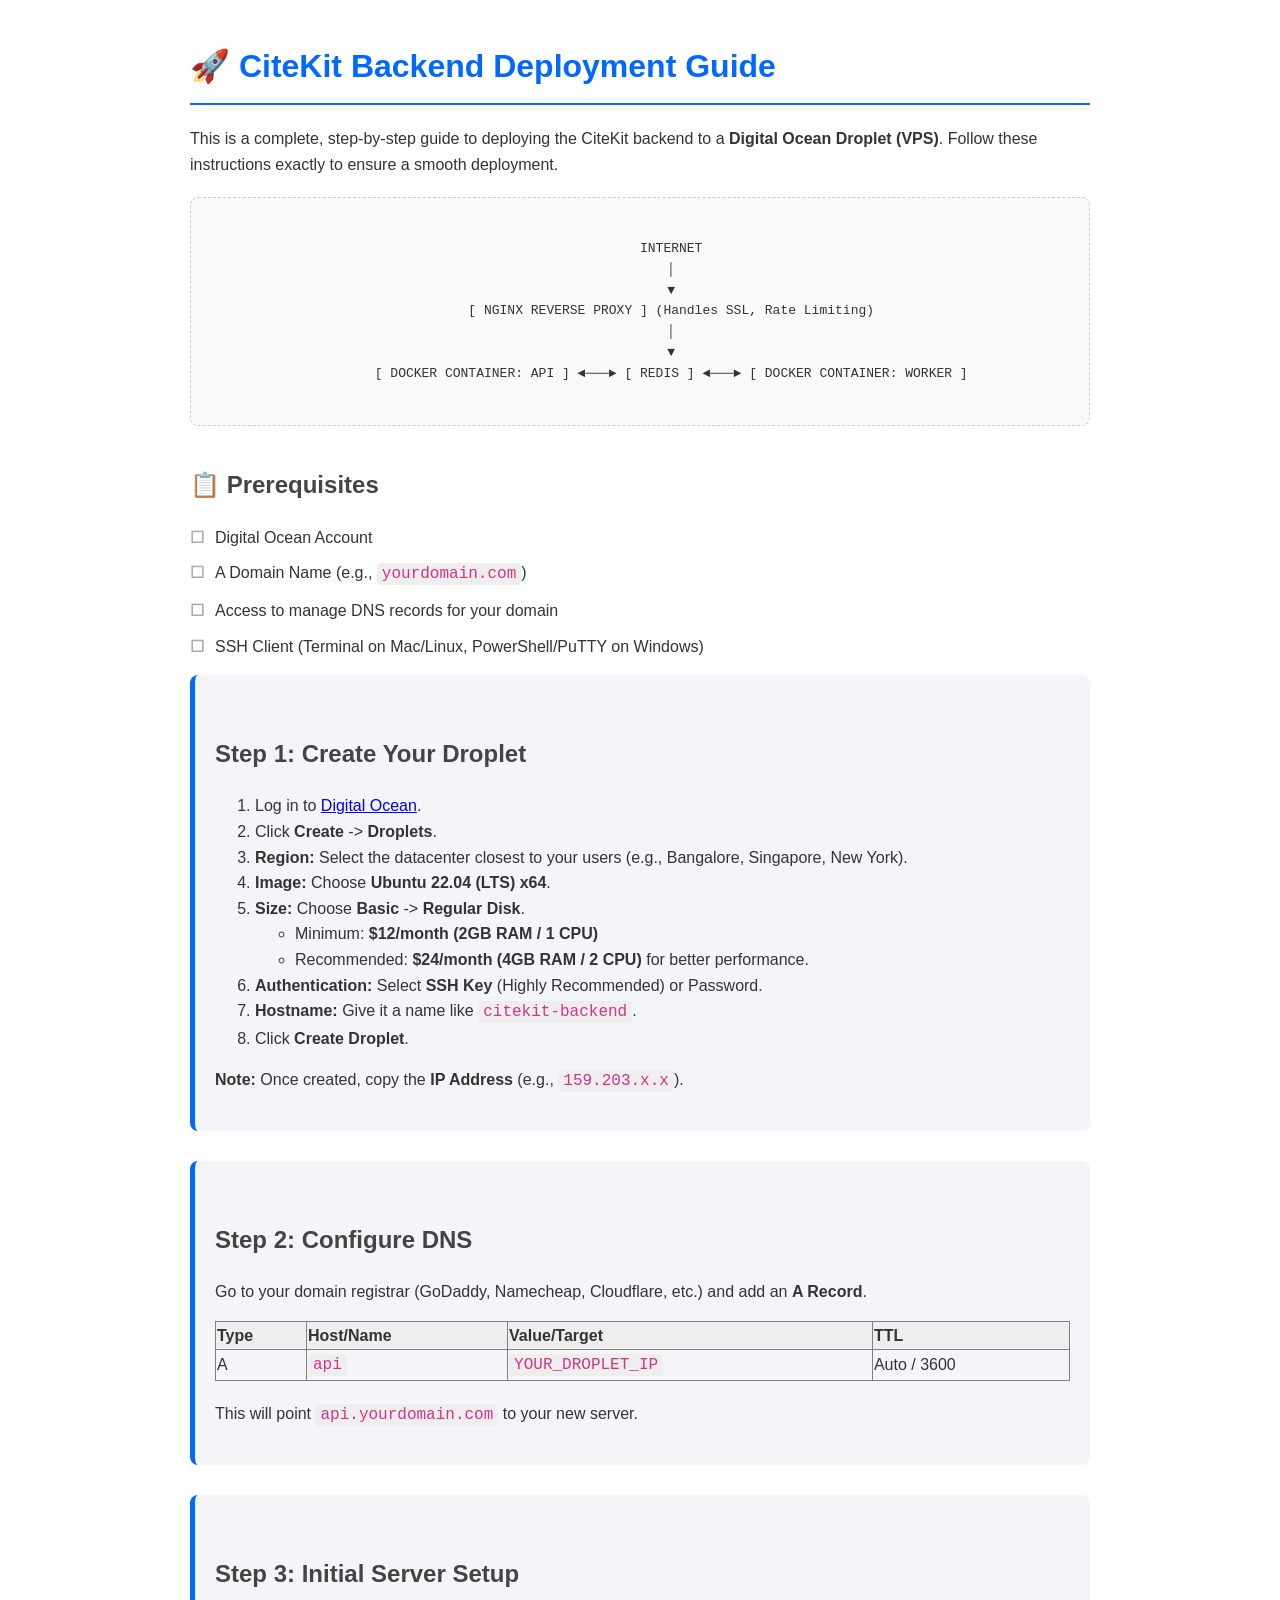
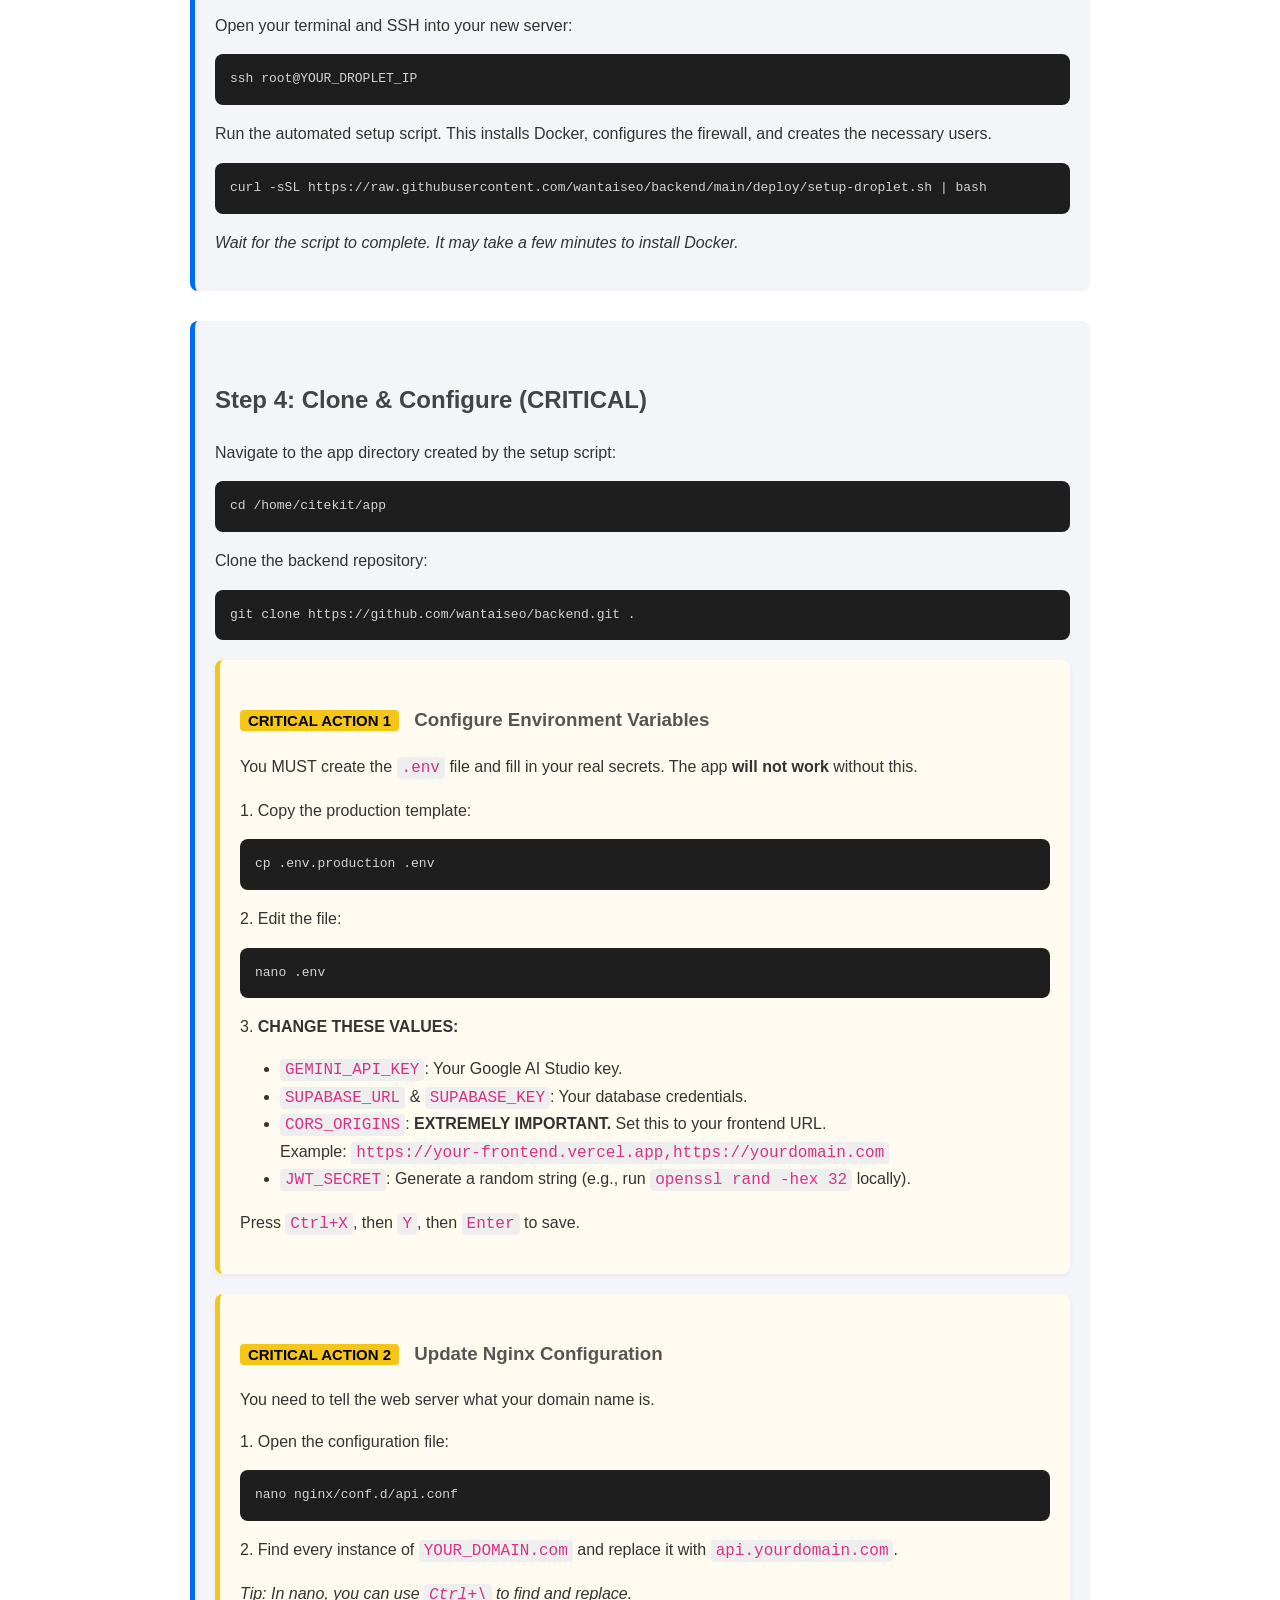
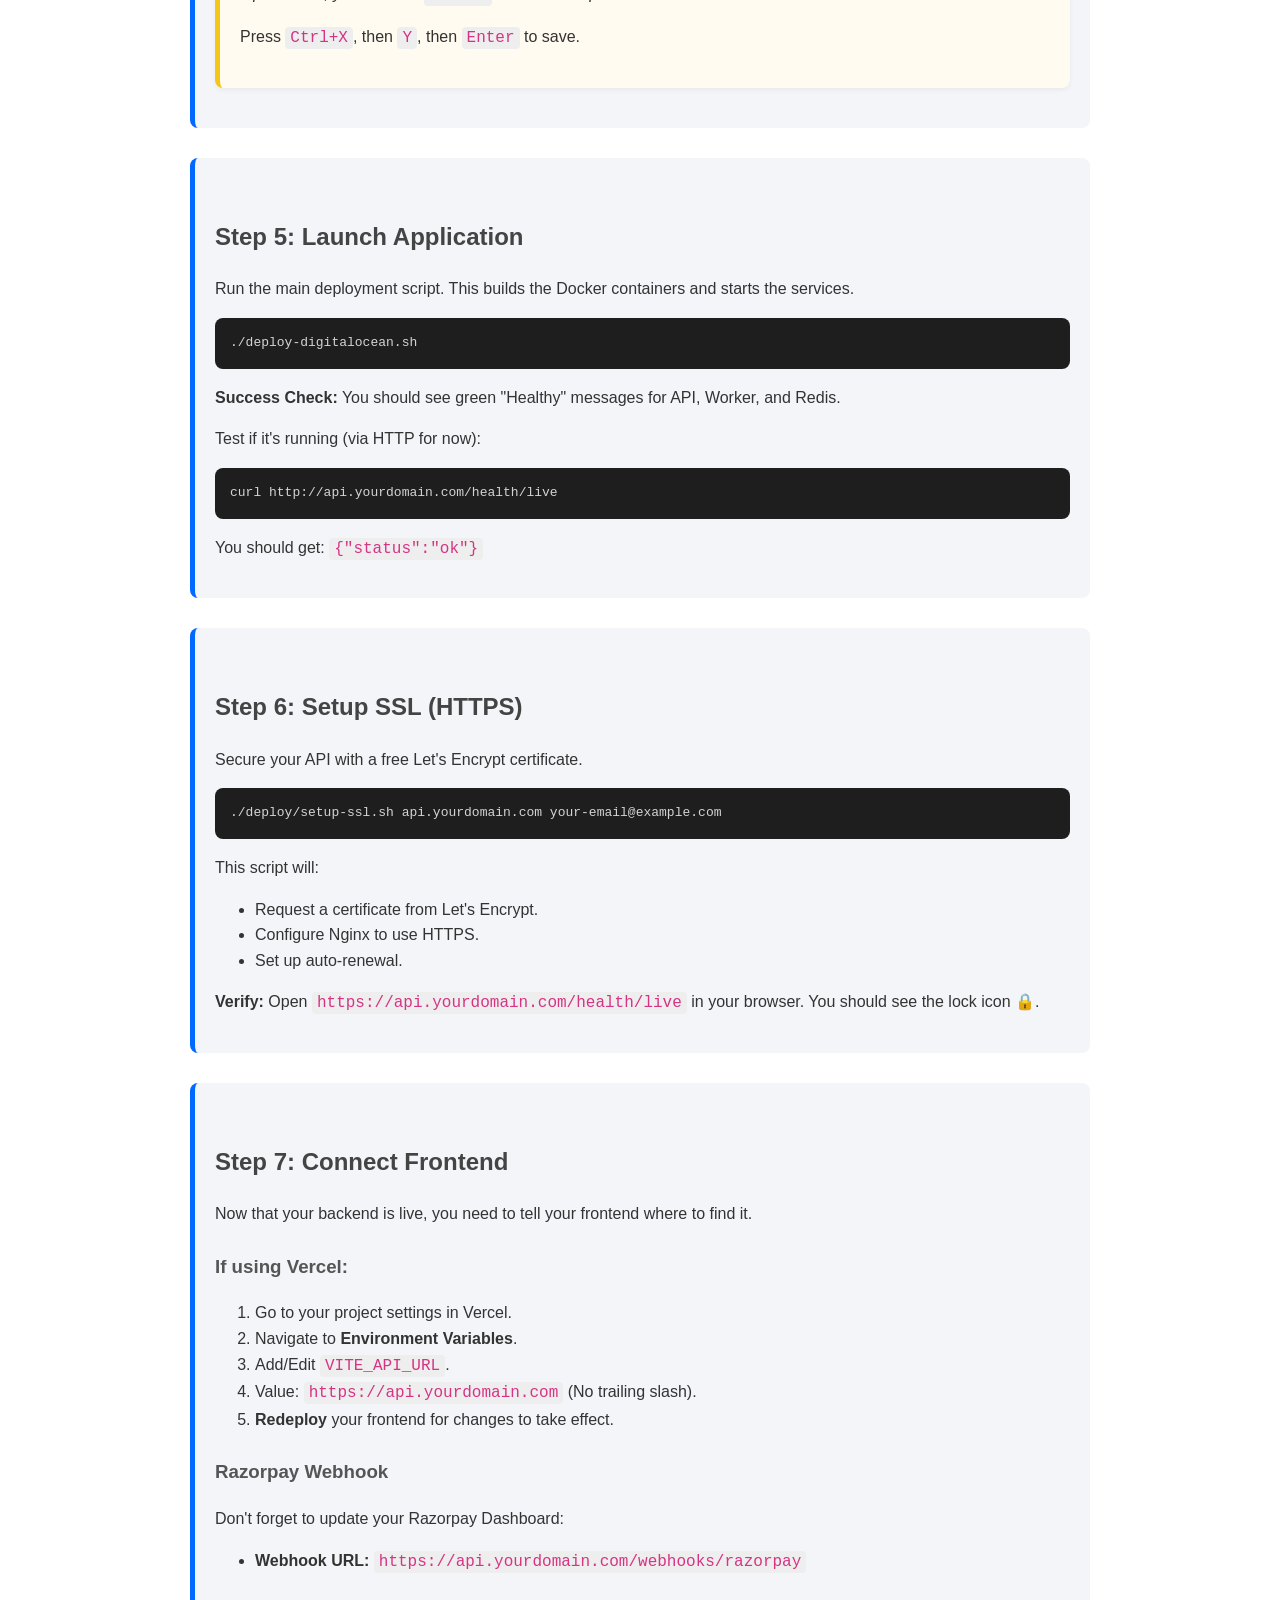
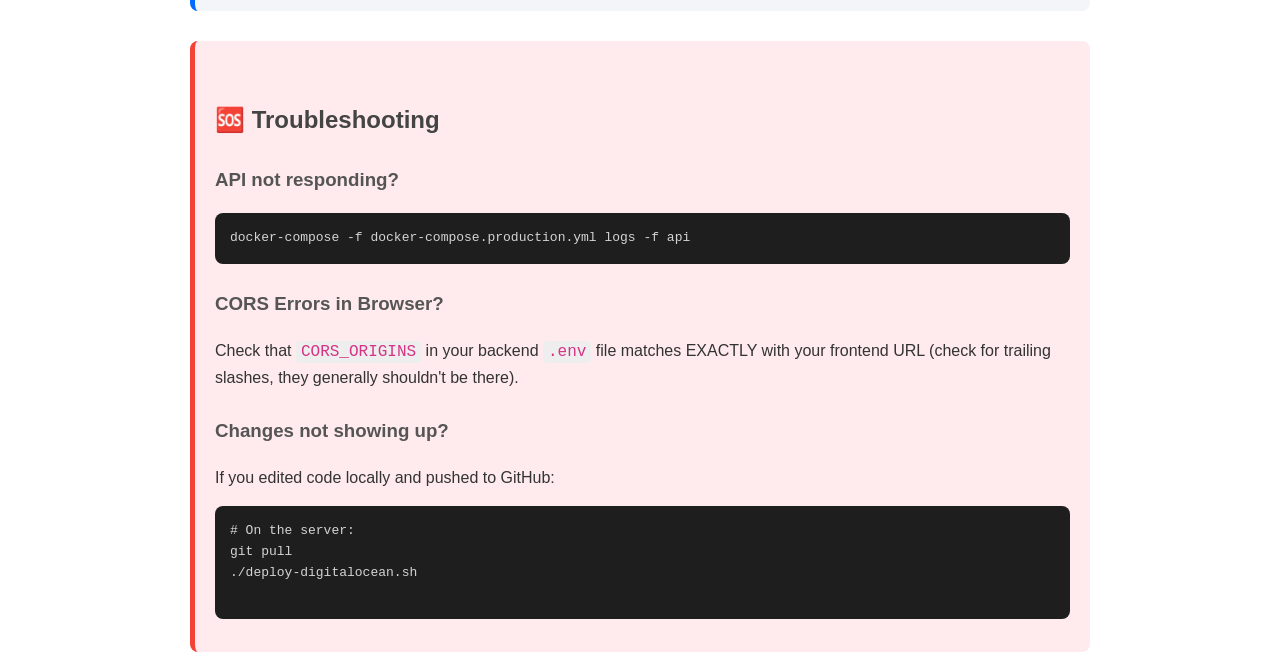
<file: docs/deployment_guide.html>
<!DOCTYPE html>
<html lang="en">

<head>
    <meta charset="UTF-8">
    <meta name="viewport" content="width=device-width, initial-scale=1.0">
    <title>CiteKit Backend Deployment Guide - Digital Ocean</title>
    <style>
        :root {
            --primary: #0069ff;
            --secondary: #f3f5f9;
            --text: #333;
            --code-bg: #1e1e1e;
            --code-text: #d4d4d4;
            --warning-bg: #fffbf0;
            --warning-border: #f5c518;
            --success: #28a745;
        }

        body {
            font-family: -apple-system, BlinkMacSystemFont, "Segoe UI", Roboto, Helvetica, Arial, sans-serif;
            line-height: 1.6;
            color: var(--text);
            max-width: 900px;
            margin: 0 auto;
            padding: 20px;
            background-color: #fff;
        }

        h1 {
            border-bottom: 2px solid var(--primary);
            padding-bottom: 10px;
            color: var(--primary);
        }

        h2 {
            margin-top: 40px;
            color: #444;
        }

        h3 {
            margin-top: 25px;
            color: #555;
        }

        .step {
            background: var(--secondary);
            padding: 20px;
            border-radius: 8px;
            margin-bottom: 30px;
            border-left: 5px solid var(--primary);
        }

        .critical-step {
            background: var(--warning-bg);
            border-left: 5px solid var(--warning-border);
            padding: 20px;
            border-radius: 8px;
            margin: 20px 0;
            box-shadow: 0 2px 5px rgba(0, 0, 0, 0.05);
        }

        .critical-label {
            background: var(--warning-border);
            color: #000;
            font-weight: bold;
            padding: 2px 8px;
            border-radius: 4px;
            font-size: 0.8em;
            text-transform: uppercase;
            margin-right: 10px;
        }

        code {
            background: #eee;
            padding: 2px 5px;
            border-radius: 4px;
            font-family: "Consolas", "Monaco", monospace;
            color: #d63384;
        }

        pre {
            background: var(--code-bg);
            color: var(--code-text);
            padding: 15px;
            border-radius: 8px;
            overflow-x: auto;
            position: relative;
        }

        .checklist {
            list-style: none;
            padding: 0;
        }

        .checklist li {
            margin-bottom: 10px;
            padding-left: 25px;
            position: relative;
        }

        .checklist li:before {
            content: "☐";
            position: absolute;
            left: 0;
            color: #aaa;
            font-weight: bold;
        }

        .checklist li.checked:before {
            content: "☑";
            color: var(--success);
        }

        .btn {
            display: inline-block;
            background: var(--primary);
            color: white;
            padding: 10px 20px;
            text-decoration: none;
            border-radius: 5px;
            font-weight: bold;
            margin-top: 10px;
        }

        .diagram {
            background: #f8f9fa;
            border: 1px dashed #ccc;
            padding: 20px;
            text-align: center;
            font-family: monospace;
            white-space: pre;
            overflow-x: auto;
            border-radius: 8px;
            margin: 20px 0;
        }
    </style>
</head>

<body>

    <h1>🚀 CiteKit Backend Deployment Guide</h1>
    <p>This is a complete, step-by-step guide to deploying the CiteKit backend to a <strong>Digital Ocean Droplet
            (VPS)</strong>. Follow these instructions exactly to ensure a smooth deployment.</p>

    <div class="diagram">
        INTERNET
        │
        ▼
        [ NGINX REVERSE PROXY ] (Handles SSL, Rate Limiting)
        │
        ▼
        [ DOCKER CONTAINER: API ] ◄───► [ REDIS ] ◄───► [ DOCKER CONTAINER: WORKER ]
    </div>

    <h2>📋 Prerequisites</h2>
    <ul class="checklist">
        <li>Digital Ocean Account</li>
        <li>A Domain Name (e.g., <code>yourdomain.com</code>)</li>
        <li>Access to manage DNS records for your domain</li>
        <li>SSH Client (Terminal on Mac/Linux, PowerShell/PuTTY on Windows)</li>
    </ul>

    <!-- STEP 1 -->
    <div class="step">
        <h2>Step 1: Create Your Droplet</h2>
        <ol>
            <li>Log in to <a href="https://cloud.digitalocean.com/droplets/new" target="_blank">Digital Ocean</a>.</li>
            <li>Click <strong>Create</strong> -> <strong>Droplets</strong>.</li>
            <li><strong>Region:</strong> Select the datacenter closest to your users (e.g., Bangalore, Singapore, New
                York).</li>
            <li><strong>Image:</strong> Choose <strong>Ubuntu 22.04 (LTS) x64</strong>.</li>
            <li><strong>Size:</strong> Choose <strong>Basic</strong> -> <strong>Regular Disk</strong>.
                <ul>
                    <li>Minimum: <strong>$12/month (2GB RAM / 1 CPU)</strong></li>
                    <li>Recommended: <strong>$24/month (4GB RAM / 2 CPU)</strong> for better performance.</li>
                </ul>
            </li>
            <li><strong>Authentication:</strong> Select <strong>SSH Key</strong> (Highly Recommended) or Password.</li>
            <li><strong>Hostname:</strong> Give it a name like <code>citekit-backend</code>.</li>
            <li>Click <strong>Create Droplet</strong>.</li>
        </ol>
        <p><strong>Note:</strong> Once created, copy the <strong>IP Address</strong> (e.g., <code>159.203.x.x</code>).
        </p>
    </div>

    <!-- STEP 2 -->
    <div class="step">
        <h2>Step 2: Configure DNS</h2>
        <p>Go to your domain registrar (GoDaddy, Namecheap, Cloudflare, etc.) and add an <strong>A Record</strong>.</p>
        <table border="1" style="width:100%; border-collapse: collapse; text-align: left; margin-bottom: 20px;">
            <tr style="background:#eee;">
                <th>Type</th>
                <th>Host/Name</th>
                <th>Value/Target</th>
                <th>TTL</th>
            </tr>
            <tr>
                <td>A</td>
                <td><code>api</code></td>
                <td><code>YOUR_DROPLET_IP</code></td>
                <td>Auto / 3600</td>
            </tr>
        </table>
        <p>This will point <code>api.yourdomain.com</code> to your new server.</p>
    </div>

    <!-- STEP 3 -->
    <div class="step">
        <h2>Step 3: Initial Server Setup</h2>
        <p>Open your terminal and SSH into your new server:</p>
        <pre>ssh root@YOUR_DROPLET_IP</pre>

        <p>Run the automated setup script. This installs Docker, configures the firewall, and creates the necessary
            users.</p>
        <pre>curl -sSL https://raw.githubusercontent.com/wantaiseo/backend/main/deploy/setup-droplet.sh | bash</pre>

        <p><em>Wait for the script to complete. It may take a few minutes to install Docker.</em></p>
    </div>

    <!-- STEP 4 -->
    <div class="step">
        <h2>Step 4: Clone & Configure (CRITICAL)</h2>
        <p>Navigate to the app directory created by the setup script:</p>
        <pre>cd /home/citekit/app</pre>

        <p>Clone the backend repository:</p>
        <pre>git clone https://github.com/wantaiseo/backend.git .</pre>

        <div class="critical-step">
            <h3><span class="critical-label">CRITICAL ACTION 1</span> Configure Environment Variables</h3>
            <p>You MUST create the <code>.env</code> file and fill in your real secrets. The app <strong>will not
                    work</strong> without this.</p>

            <p>1. Copy the production template:</p>
            <pre>cp .env.production .env</pre>

            <p>2. Edit the file:</p>
            <pre>nano .env</pre>

            <p>3. <strong>CHANGE THESE VALUES:</strong></p>
            <ul>
                <li><code>GEMINI_API_KEY</code>: Your Google AI Studio key.</li>
                <li><code>SUPABASE_URL</code> & <code>SUPABASE_KEY</code>: Your database credentials.</li>
                <li><code>CORS_ORIGINS</code>: <strong>EXTREMELY IMPORTANT.</strong> Set this to your frontend URL.
                    <br>Example: <code>https://your-frontend.vercel.app,https://yourdomain.com</code>
                </li>
                <li><code>JWT_SECRET</code>: Generate a random string (e.g., run <code>openssl rand -hex 32</code>
                    locally).</li>
            </ul>
            <p>Press <code>Ctrl+X</code>, then <code>Y</code>, then <code>Enter</code> to save.</p>
        </div>

        <div class="critical-step">
            <h3><span class="critical-label">CRITICAL ACTION 2</span> Update Nginx Configuration</h3>
            <p>You need to tell the web server what your domain name is.</p>

            <p>1. Open the configuration file:</p>
            <pre>nano nginx/conf.d/api.conf</pre>

            <p>2. Find every instance of <code>YOUR_DOMAIN.com</code> and replace it with
                <code>api.yourdomain.com</code>.</p>
            <p><em>Tip: In nano, you can use <code>Ctrl+\</code> to find and replace.</em></p>

            <p>Press <code>Ctrl+X</code>, then <code>Y</code>, then <code>Enter</code> to save.</p>
        </div>
    </div>

    <!-- STEP 5 -->
    <div class="step">
        <h2>Step 5: Launch Application</h2>
        <p>Run the main deployment script. This builds the Docker containers and starts the services.</p>
        <pre>./deploy-digitalocean.sh</pre>

        <p><strong>Success Check:</strong> You should see green "Healthy" messages for API, Worker, and Redis.</p>

        <p>Test if it's running (via HTTP for now):</p>
        <pre>curl http://api.yourdomain.com/health/live</pre>
        <p>You should get: <code>{"status":"ok"}</code></p>
    </div>

    <!-- STEP 6 -->
    <div class="step">
        <h2>Step 6: Setup SSL (HTTPS)</h2>
        <p>Secure your API with a free Let's Encrypt certificate.</p>

        <pre>./deploy/setup-ssl.sh api.yourdomain.com your-email@example.com</pre>

        <p>This script will:</p>
        <ul>
            <li>Request a certificate from Let's Encrypt.</li>
            <li>Configure Nginx to use HTTPS.</li>
            <li>Set up auto-renewal.</li>
        </ul>

        <p><strong>Verify:</strong> Open <code>https://api.yourdomain.com/health/live</code> in your browser. You should
            see the lock icon 🔒.</p>
    </div>

    <!-- STEP 7 -->
    <div class="step">
        <h2>Step 7: Connect Frontend</h2>
        <p>Now that your backend is live, you need to tell your frontend where to find it.</p>

        <h3>If using Vercel:</h3>
        <ol>
            <li>Go to your project settings in Vercel.</li>
            <li>Navigate to <strong>Environment Variables</strong>.</li>
            <li>Add/Edit <code>VITE_API_URL</code>.</li>
            <li>Value: <code>https://api.yourdomain.com</code> (No trailing slash).</li>
            <li><strong>Redeploy</strong> your frontend for changes to take effect.</li>
        </ol>

        <h3>Razorpay Webhook</h3>
        <p>Don't forget to update your Razorpay Dashboard:</p>
        <ul>
            <li><strong>Webhook URL:</strong> <code>https://api.yourdomain.com/webhooks/razorpay</code></li>
        </ul>
    </div>

    <div class="step" style="background-color: #ffebee; border-left-color: #f44336;">
        <h2>🆘 Troubleshooting</h2>

        <h3>API not responding?</h3>
        <pre>docker-compose -f docker-compose.production.yml logs -f api</pre>

        <h3>CORS Errors in Browser?</h3>
        <p>Check that <code>CORS_ORIGINS</code> in your backend <code>.env</code> file matches EXACTLY with your
            frontend URL (check for trailing slashes, they generally shouldn't be there).</p>

        <h3>Changes not showing up?</h3>
        <p>If you edited code locally and pushed to GitHub:</p>
        <pre>
# On the server:
git pull
./deploy-digitalocean.sh
        </pre>
    </div>

</body>

</html>
</file>
